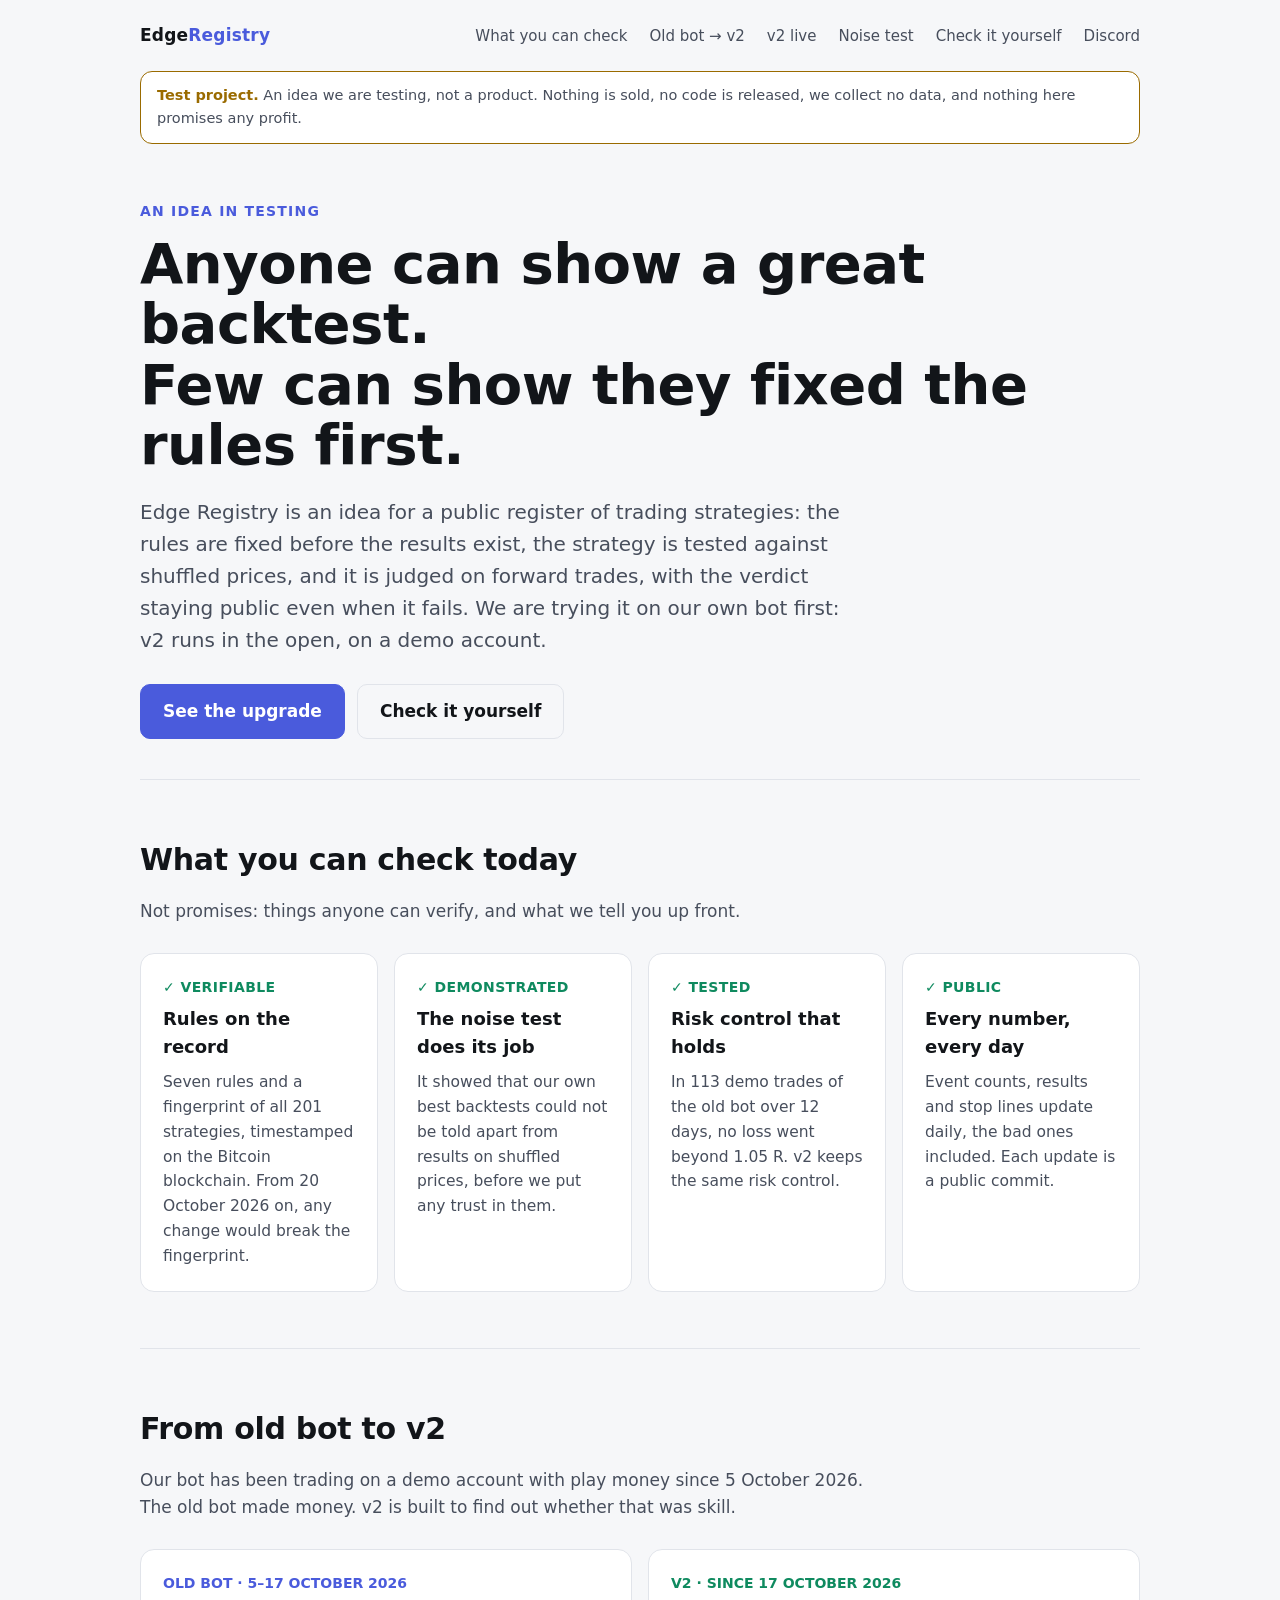
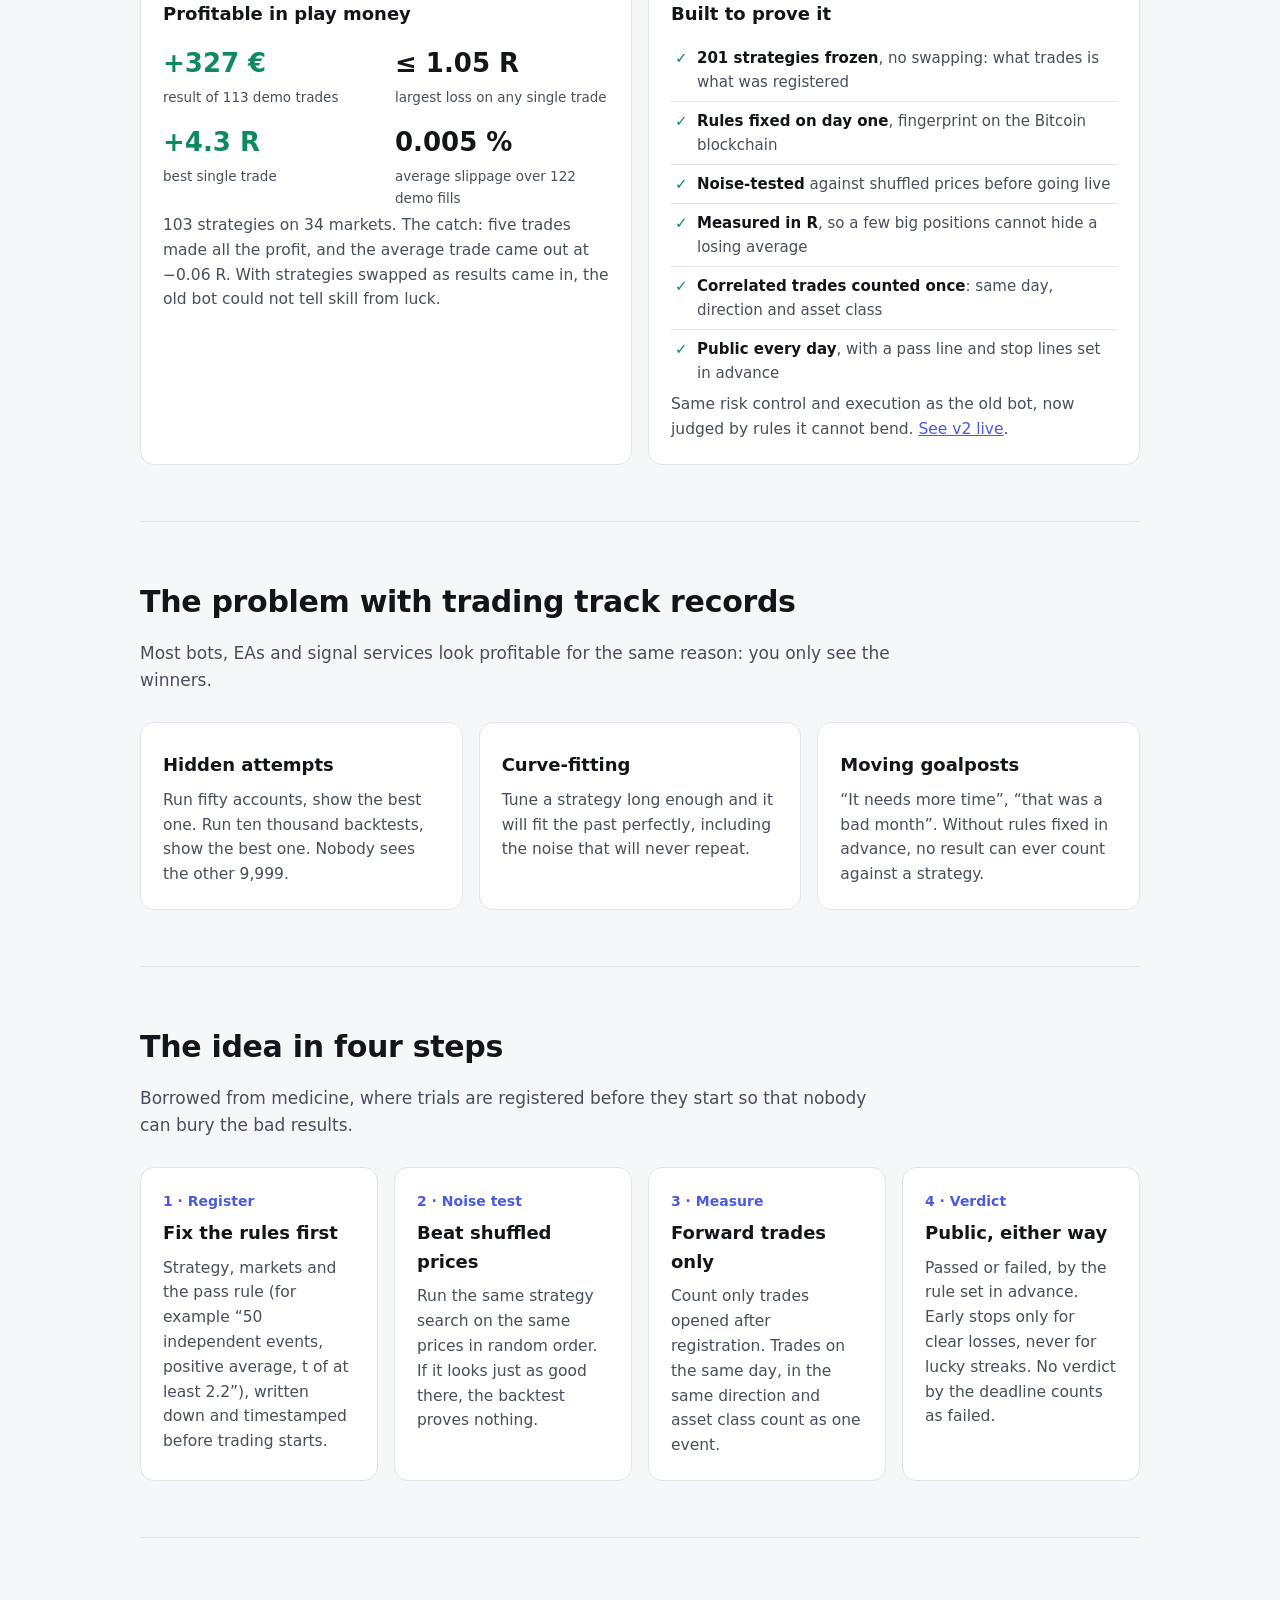
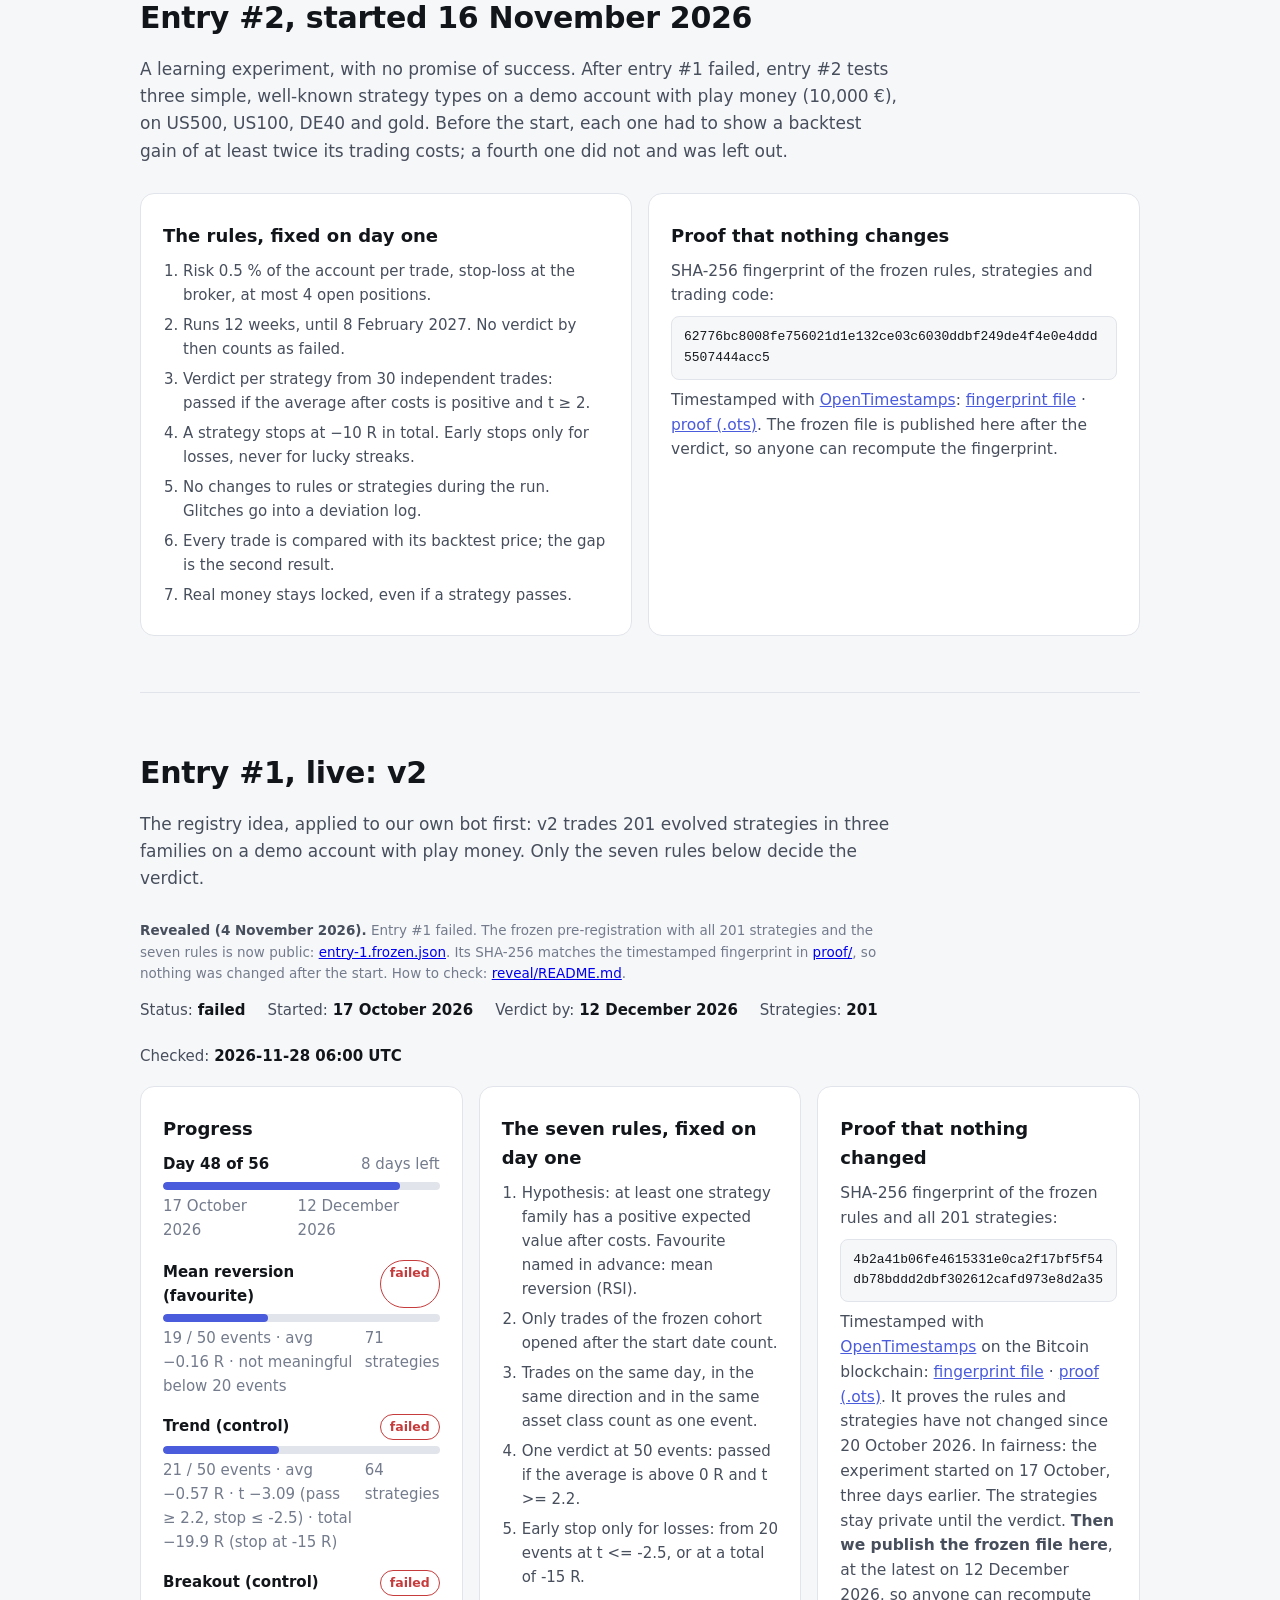
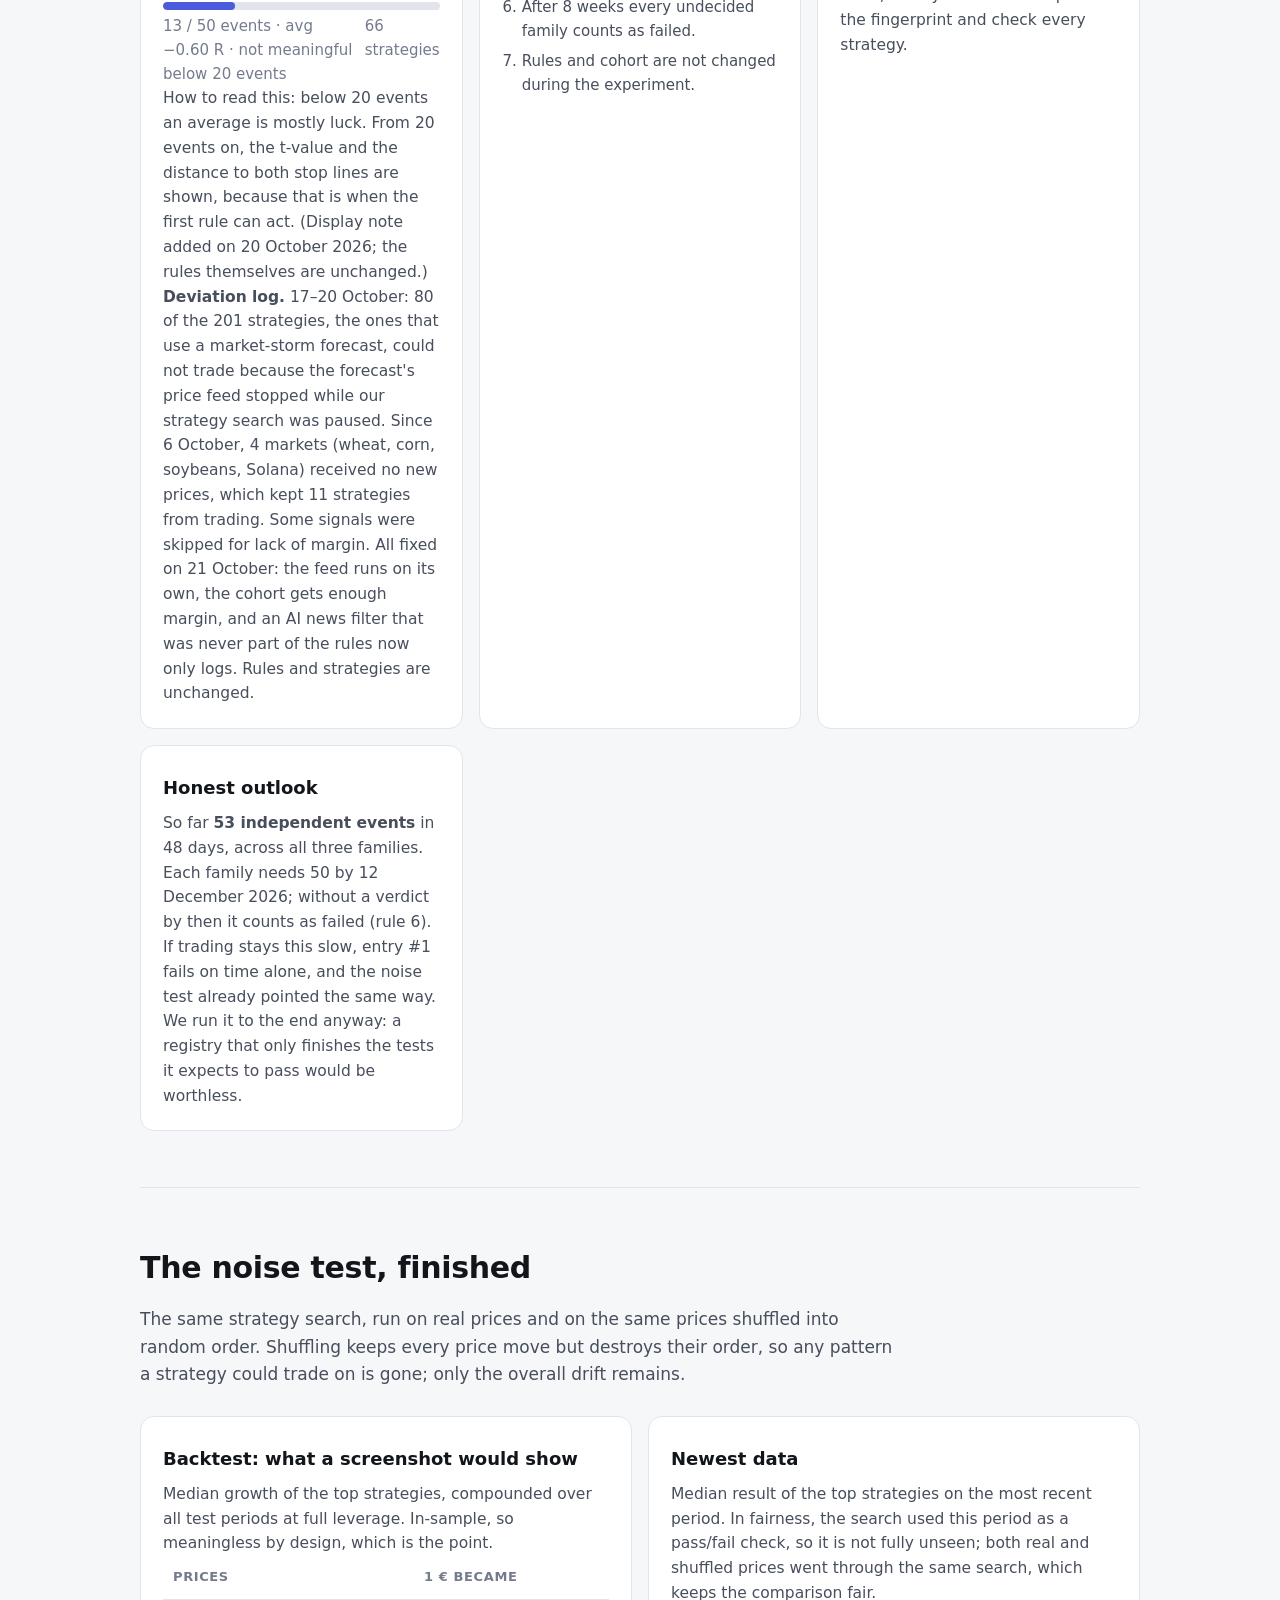
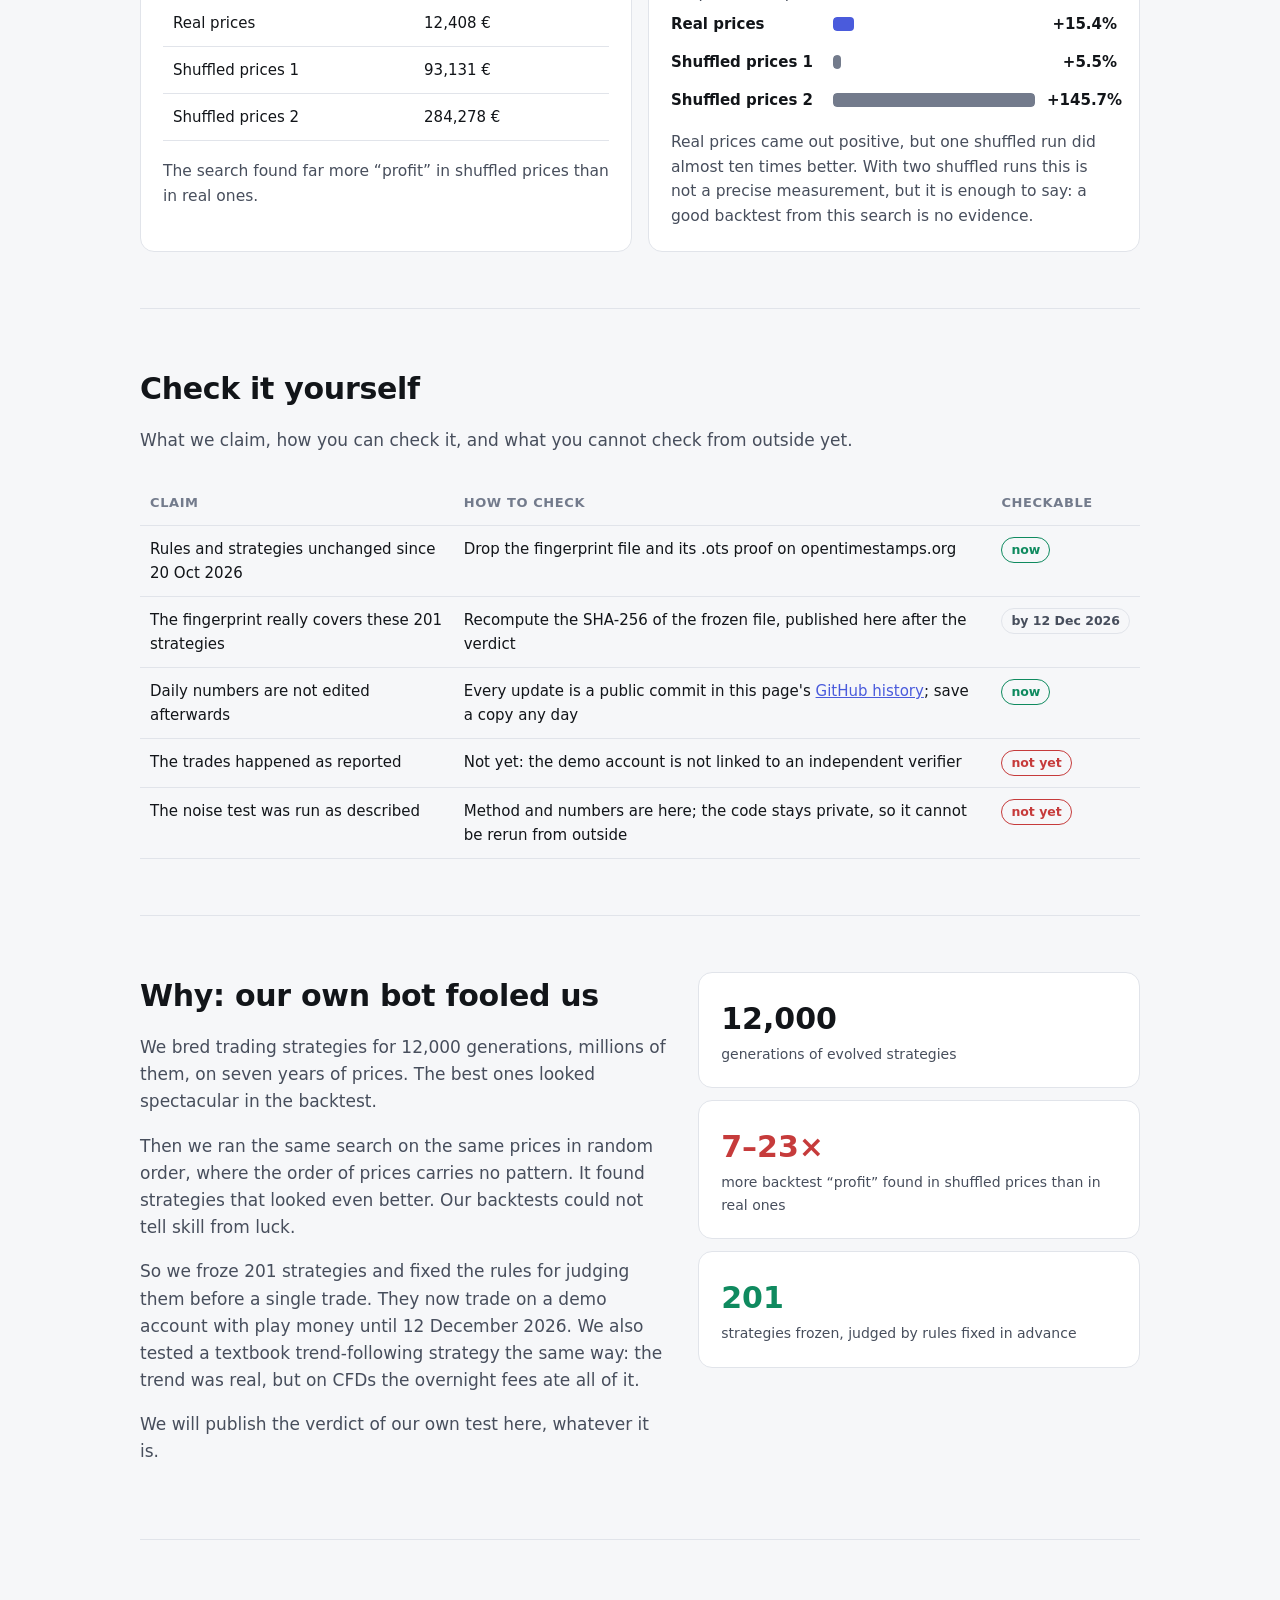
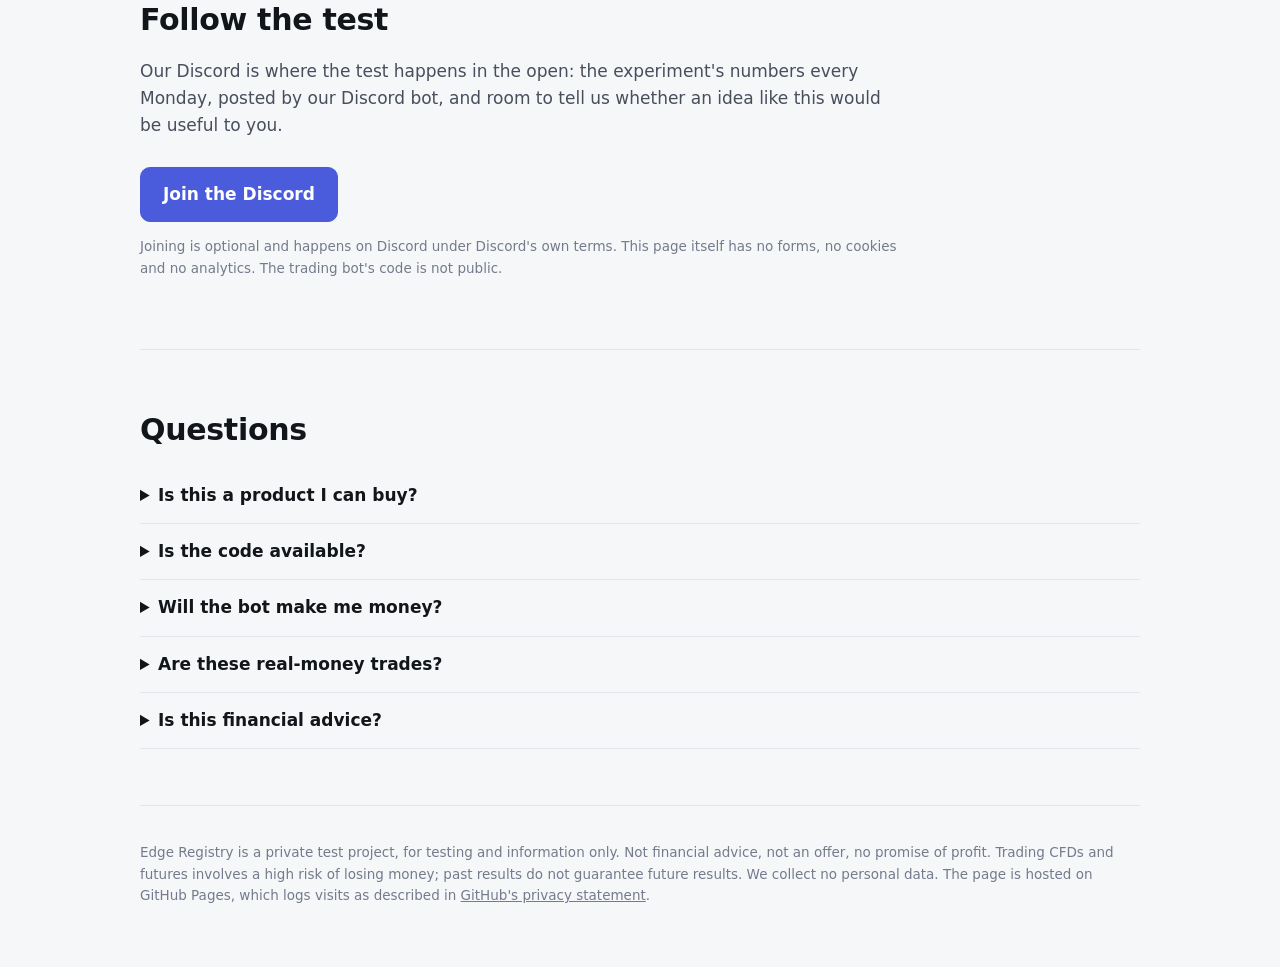
<file: index.html>
<!doctype html>
<html lang="en">
<head>
<meta charset="utf-8">
<meta name="viewport" content="width=device-width, initial-scale=1">
<title>Edge Registry – a test project</title>
<meta name="description" content="A test project: an idea for a public registry of trading strategies with rules fixed before the results. No product, no data collection, no profit promise.">
<style>
:root {
  --bg: #0d1016; --panel: #151a23; --line: #262d3b; --ink: #edf0f6; --ink-2: #b2b9c9; --muted: #7c8496;
  --accent: #7c8cff; --good: #2bbf8a; --bad: #ef6b6b; --gold: #e6b94a;
}
@media (prefers-color-scheme: light) {
  :root { --bg: #f6f7f9; --panel: #ffffff; --line: #e1e4ea; --ink: #121519; --ink-2: #474e5c; --muted: #737b8c;
          --accent: #4a5bdc; --good: #0f8a5f; --bad: #c63b3b; --gold: #9a6b00; }
}
* { box-sizing: border-box; }
body { margin: 0; background: var(--bg); color: var(--ink); font: 17px/1.6 "Segoe UI", system-ui, sans-serif; }
.wrap { max-width: 1040px; margin: 0 auto; padding: 0 20px; }
header { display: flex; justify-content: space-between; align-items: center; padding: 22px 0; }
.logo { font-weight: 700; letter-spacing: .2px; } .logo span { color: var(--accent); }
nav a { color: var(--ink-2); text-decoration: none; margin-left: 22px; font-size: 15px; }
.notice { background: var(--panel); border: 1px solid var(--gold); border-radius: 12px; padding: 12px 16px; font-size: 14.5px; color: var(--ink-2); }
.notice b { color: var(--gold); }
.hero { padding: 56px 0 40px; }
.eyebrow { color: var(--accent); font-weight: 600; font-size: 14px; letter-spacing: 1.2px; text-transform: uppercase; }
h1 { font-size: clamp(34px, 5.5vw, 56px); line-height: 1.08; margin: 12px 0 18px; letter-spacing: -.5px; }
.lead { font-size: 20px; color: var(--ink-2); max-width: 720px; }
.cta { display: flex; gap: 12px; flex-wrap: wrap; margin-top: 28px; }
.btn { display: inline-block; padding: 13px 22px; border-radius: 10px; font-weight: 600; text-decoration: none; border: 1px solid var(--line); color: var(--ink); }
.btn.primary { background: var(--accent); border-color: var(--accent); color: #fff; }
section { padding: 56px 0; border-top: 1px solid var(--line); }
h2 { font-size: 30px; margin: 0 0 14px; letter-spacing: -.3px; }
.sub { color: var(--ink-2); max-width: 760px; margin: 0 0 28px; }
.grid { display: grid; gap: 16px; grid-template-columns: repeat(auto-fit, minmax(230px, 1fr)); }
.card { background: var(--panel); border: 1px solid var(--line); border-radius: 14px; padding: 22px; }
.card h3 { margin: 6px 0 8px; font-size: 18px; } .card p { margin: 0; color: var(--ink-2); font-size: 15.5px; }
.step { color: var(--accent); font-weight: 700; font-size: 14px; }
.story { display: grid; gap: 28px; grid-template-columns: 1.2fr 1fr; align-items: start; }
@media (max-width: 760px) { .story { grid-template-columns: 1fr; } nav { display: none; } }
.stat { font-size: 30px; font-weight: 700; } .stat.bad { color: var(--bad); } .stat.good { color: var(--good); }
.stats { display: grid; gap: 12px; }
.stats .card p { font-size: 14px; }
.table-scroll { overflow-x: auto; }
table { width: 100%; border-collapse: collapse; font-size: 15px; min-width: 620px; }
th, td { text-align: left; padding: 11px 10px; border-bottom: 1px solid var(--line); vertical-align: top; }
th { color: var(--muted); font-weight: 600; font-size: 13px; text-transform: uppercase; letter-spacing: .6px; }
td.yes { color: var(--good); font-weight: 600; } td.no { color: var(--muted); }
.fine { color: var(--muted); font-size: 13.5px; margin-top: 14px; max-width: 760px; }
details { border-bottom: 1px solid var(--line); padding: 14px 0; } summary { cursor: pointer; font-weight: 600; }
details p { color: var(--ink-2); margin: 10px 0 0; }
footer { padding: 36px 0 60px; color: var(--muted); font-size: 13.5px; border-top: 1px solid var(--line); }
.tiles { display: grid; grid-template-columns: 1fr 1fr; gap: 14px 18px; margin: 14px 0 4px; }
.tiles .stat { font-size: 26px; } .tiles p { font-size: 13.5px; margin: 2px 0 0; }
ul.ups { margin: 10px 0 0; padding-left: 0; list-style: none; color: var(--ink-2); font-size: 15px; }
ul.ups li { padding: 7px 0 7px 26px; border-top: 1px solid var(--line); position: relative; }
ul.ups li:first-child { border-top: 0; }
ul.ups li::before { content: "✓"; position: absolute; left: 4px; color: var(--good); font-weight: 700; }
ul.ups b { color: var(--ink); }
.card .check { color: var(--good); font-weight: 700; font-size: 14px; letter-spacing: .4px; }
.live { display: grid; gap: 16px; grid-template-columns: repeat(auto-fit, minmax(280px, 1fr)); }
.meta { display: flex; gap: 22px; flex-wrap: wrap; color: var(--ink-2); font-size: 15px; margin-bottom: 18px; }
.meta b { color: var(--ink); }
.fam { margin-bottom: 16px; } .fam:last-child { margin-bottom: 0; }
.fam-head { display: flex; justify-content: space-between; gap: 10px; font-size: 15px; }
.fam-head span { color: var(--muted); }
.track { height: 8px; border-radius: 4px; background: var(--line); margin-top: 6px; overflow: hidden; }
.fill { height: 100%; border-radius: 4px; background: var(--accent); }
.pill { display: inline-block; white-space: nowrap; padding: 2px 9px; border-radius: 99px; font-size: 12.5px; font-weight: 600; border: 1px solid var(--line); color: var(--ink-2); }
.pill.passed { color: var(--good); border-color: var(--good); } .pill.failed { color: var(--bad); border-color: var(--bad); }
ol.rules { margin: 0; padding-left: 20px; color: var(--ink-2); font-size: 15px; } ol.rules li { margin-bottom: 6px; }
code.fp { display: block; word-break: break-all; font-size: 13px; background: var(--bg); border: 1px solid var(--line); border-radius: 8px; padding: 10px 12px; color: var(--ink); margin: 8px 0; }
.bars { display: grid; gap: 14px; margin-top: 6px; }
.bar-row { display: grid; grid-template-columns: 150px 1fr 70px; gap: 12px; align-items: center; font-size: 15px; }
.bar-row .track { height: 14px; margin: 0; background: transparent; }
#noise .fine { margin-top: 18px; }
.bar-row .fill.noise { background: var(--muted); }
.bar-row .val { text-align: right; font-weight: 600; font-variant-numeric: tabular-nums; }
@media (max-width: 520px) { .bar-row { grid-template-columns: 1fr 64px; } .bar-row .track { grid-column: 1 / -1; grid-row: 2; } }
</style>
</head>
<body>
<div class="wrap">
  <header>
    <div class="logo">Edge<span>Registry</span></div>
    <nav><a href="#proof">What you can check</a><a href="#upgrade">Old bot → v2</a><a href="#entry">v2 live</a><a href="#noise">Noise test</a><a href="#check">Check it yourself</a><a href="#follow">Discord</a></nav>
  </header>

  <div class="notice"><b>Test project.</b> An idea we are testing, not a product. Nothing is sold, no code is released,
    we collect no data, and nothing here promises any profit.</div>

  <div class="hero">
    <div class="eyebrow">An idea in testing</div>
    <h1>Anyone can show a great backtest.<br>Few can show they fixed the rules first.</h1>
    <p class="lead">Edge Registry is an idea for a public register of trading strategies: the rules are fixed before the
      results exist, the strategy is tested against shuffled prices, and it is judged on forward trades, with the verdict
      staying public even when it fails. We are trying it on our own bot first: v2 runs in the open, on a demo account.</p>
    <div class="cta"><a class="btn primary" href="#upgrade">See the upgrade</a><a class="btn" href="#check">Check it yourself</a></div>
  </div>

  <section id="proof">
    <h2>What you can check today</h2>
    <p class="sub">Not promises: things anyone can verify, and what we tell you up front.</p>
    <div class="grid">
      <div class="card"><div class="check">✓ VERIFIABLE</div><h3>Rules on the record</h3><p>Seven rules and a fingerprint of all 201 strategies, timestamped on the Bitcoin blockchain. From 20 October 2026 on, any change would break the fingerprint.</p></div>
      <div class="card"><div class="check">✓ DEMONSTRATED</div><h3>The noise test does its job</h3><p>It showed that our own best backtests could not be told apart from results on shuffled prices, before we put any trust in them.</p></div>
      <div class="card"><div class="check">✓ TESTED</div><h3>Risk control that holds</h3><p>In 113 demo trades of the old bot over 12 days, no loss went beyond 1.05 R. v2 keeps the same risk control.</p></div>
      <div class="card"><div class="check">✓ PUBLIC</div><h3>Every number, every day</h3><p>Event counts, results and stop lines update daily, the bad ones included. Each update is a public commit.</p></div>
    </div>
  </section>

  <section id="upgrade">
    <h2>From old bot to v2</h2>
    <p class="sub">Our bot has been trading on a demo account with play money since 5 October 2026. The old bot made money.
      v2 is built to find out whether that was skill.</p>
    <div class="live">
      <div class="card"><div class="step">OLD BOT · 5–17 OCTOBER 2026</div><h3>Profitable in play money</h3>
        <div class="tiles">
          <div><div class="stat good">+327 €</div><p>result of 113 demo trades</p></div>
          <div><div class="stat">≤ 1.05 R</div><p>largest loss on any single trade</p></div>
          <div><div class="stat good">+4.3 R</div><p>best single trade</p></div>
          <div><div class="stat">0.005 %</div><p>average slippage over 122 demo fills</p></div>
        </div>
        <p class="fine">103 strategies on 34 markets. The catch: five trades made all the profit, and the average trade
          came out at −0.06 R. With strategies swapped as results came in, the old bot could not tell skill from luck.</p></div>
      <div class="card"><div class="step" style="color:var(--good)">V2 · SINCE 17 OCTOBER 2026</div><h3>Built to prove it</h3>
        <ul class="ups">
          <li><b>201 strategies frozen</b>, no swapping: what trades is what was registered</li>
          <li><b>Rules fixed on day one</b>, fingerprint on the Bitcoin blockchain</li>
          <li><b>Noise-tested</b> against shuffled prices before going live</li>
          <li><b>Measured in R</b>, so a few big positions cannot hide a losing average</li>
          <li><b>Correlated trades counted once</b>: same day, direction and asset class</li>
          <li><b>Public every day</b>, with a pass line and stop lines set in advance</li>
        </ul>
        <p class="fine">Same risk control and execution as the old bot, now judged by rules it cannot bend.
          <a href="#entry" style="color:var(--accent)">See v2 live</a>.</p></div>
    </div>
  </section>

  <section id="problem">
    <h2>The problem with trading track records</h2>
    <p class="sub">Most bots, EAs and signal services look profitable for the same reason: you only see the winners.</p>
    <div class="grid">
      <div class="card"><h3>Hidden attempts</h3><p>Run fifty accounts, show the best one. Run ten thousand backtests, show the best one. Nobody sees the other 9,999.</p></div>
      <div class="card"><h3>Curve-fitting</h3><p>Tune a strategy long enough and it will fit the past perfectly, including the noise that will never repeat.</p></div>
      <div class="card"><h3>Moving goalposts</h3><p>“It needs more time”, “that was a bad month”. Without rules fixed in advance, no result can ever count against a strategy.</p></div>
    </div>
  </section>

  <section id="how">
    <h2>The idea in four steps</h2>
    <p class="sub">Borrowed from medicine, where trials are registered before they start so that nobody can bury the bad results.</p>
    <div class="grid">
      <div class="card"><div class="step">1 · Register</div><h3>Fix the rules first</h3><p>Strategy, markets and the pass rule (for example “50 independent events, positive average, t of at least 2.2”), written down and timestamped before trading starts.</p></div>
      <div class="card"><div class="step">2 · Noise test</div><h3>Beat shuffled prices</h3><p>Run the same strategy search on the same prices in random order. If it looks just as good there, the backtest proves nothing.</p></div>
      <div class="card"><div class="step">3 · Measure</div><h3>Forward trades only</h3><p>Count only trades opened after registration. Trades on the same day, in the same direction and asset class count as one event.</p></div>
      <div class="card"><div class="step">4 · Verdict</div><h3>Public, either way</h3><p>Passed or failed, by the rule set in advance. Early stops only for clear losses, never for lucky streaks. No verdict by the deadline counts as failed.</p></div>
    </div>
  </section>

  <section id="entry2">
    <h2>Entry #2, started 16 November 2026</h2>
    <p class="sub">A learning experiment, with no promise of success. After entry #1 failed, entry #2 tests three simple,
      well-known strategy types on a demo account with play money (10,000 €), on US500, US100, DE40 and gold. Before the
      start, each one had to show a backtest gain of at least twice its trading costs; a fourth one did not and was left out.</p>
    <div class="live">
      <div class="card"><h3>The rules, fixed on day one</h3><ol class="rules">
        <li>Risk 0.5 % of the account per trade, stop-loss at the broker, at most 4 open positions.</li>
        <li>Runs 12 weeks, until 8 February 2027. No verdict by then counts as failed.</li>
        <li>Verdict per strategy from 30 independent trades: passed if the average after costs is positive and t ≥ 2.</li>
        <li>A strategy stops at −10 R in total. Early stops only for losses, never for lucky streaks.</li>
        <li>No changes to rules or strategies during the run. Glitches go into a deviation log.</li>
        <li>Every trade is compared with its backtest price; the gap is the second result.</li>
        <li>Real money stays locked, even if a strategy passes.</li></ol></div>
      <div class="card"><h3>Proof that nothing changes</h3>
        <p>SHA-256 fingerprint of the frozen rules, strategies and trading code:</p>
        <code class="fp">62776bc8008fe756021d1e132ce03c6030ddbf249de4f4e0e4ddd5507444acc5</code>
        <p>Timestamped with <a href="https://opentimestamps.org" rel="noopener" style="color:var(--accent)">OpenTimestamps</a>:
          <a href="proof/entry-2-fingerprint.txt" style="color:var(--accent)">fingerprint file</a> ·
          <a href="proof/entry-2-fingerprint.txt.ots" style="color:var(--accent)">proof (.ots)</a>.
          The frozen file is published here after the verdict, so anyone can recompute the fingerprint.</p></div>
    </div>
  </section>

  <section id="entry">
    <h2>Entry #1, live: v2</h2>
    <p class="sub">The registry idea, applied to our own bot first: v2 trades 201 evolved strategies in three families on a
      demo account with play money. Only the seven rules below decide the verdict.</p>
    <p class="fine"><b style="color:var(--ink-2)">Revealed (4 November 2026).</b> Entry #1 failed. The frozen pre-registration
      with all 201 strategies and the seven rules is now public: <a href="reveal/entry-1.frozen.json">entry-1.frozen.json</a>.
      Its SHA-256 matches the timestamped fingerprint in <a href="proof/entry-1-fingerprint.txt">proof/</a>, so nothing
      was changed after the start. How to check: <a href="reveal/README.md">reveal/README.md</a>.</p>
    <div class="meta" id="entry-meta">Loading the live status…</div>
    <div class="live">
      <div class="card"><h3>Progress</h3><div id="timeline"><p>Loading…</p></div><div id="families"></div>
        <p class="fine">How to read this: below 20 events an average is mostly luck. From 20 events on, the t-value and the
          distance to both stop lines are shown, because that is when the first rule can act. (Display note added on
          20 October 2026; the rules themselves are unchanged.)</p>
        <p class="fine"><b style="color:var(--ink-2)">Deviation log.</b> 17–20 October: 80 of the 201 strategies, the ones
          that use a market-storm forecast, could not trade because the forecast's price feed stopped while our strategy
          search was paused. Since 6 October, 4 markets (wheat, corn, soybeans, Solana) received no new prices, which kept
          11 strategies from trading. Some signals were skipped for lack of margin. All fixed on 21 October: the feed runs
          on its own, the cohort gets enough margin, and an AI news filter that was never part of the rules now only logs.
          Rules and strategies are unchanged.</p></div>
      <div class="card"><h3>The seven rules, fixed on day one</h3><ol class="rules" id="rules"><li>Loading…</li></ol></div>
      <div class="card"><h3>Proof that nothing changed</h3>
        <p>SHA-256 fingerprint of the frozen rules and all 201 strategies:</p>
        <code class="fp" id="fp">…</code>
        <p>Timestamped with <a href="https://opentimestamps.org" rel="noopener" style="color:var(--accent)">OpenTimestamps</a>
          on the Bitcoin blockchain: <a href="proof/entry-1-fingerprint.txt" style="color:var(--accent)">fingerprint file</a> ·
          <a href="proof/entry-1-fingerprint.txt.ots" style="color:var(--accent)">proof (.ots)</a>.
          It proves the rules and strategies have not changed since 20 October 2026. In fairness: the experiment started on
          17 October, three days earlier. The strategies stay private until the verdict. <b>Then we publish the frozen file here</b>,
          at the latest on 12 December 2026, so anyone can recompute the fingerprint and check every strategy.</p></div>
      <div class="card"><h3>Honest outlook</h3><div id="outlook"><p>Loading…</p></div></div>
    </div>
  </section>

  <section id="noise">
    <h2>The noise test, finished</h2>
    <p class="sub" id="noise-sub">The same strategy search, run on real prices and on the same prices shuffled into
      random order. Shuffling keeps every price move but destroys their order, so any pattern a strategy could trade
      on is gone; only the overall drift remains.</p>
    <div class="live">
      <div class="card"><h3>Backtest: what a screenshot would show</h3>
        <p class="fine" style="margin-top:0">Median growth of the top strategies, compounded over all test periods at full
          leverage. In-sample, so meaningless by design, which is the point.</p>
        <div class="table-scroll"><table id="backtest" style="min-width:0"><tr><td>Loading…</td></tr></table></div>
        <p class="fine">The search found far more “profit” in shuffled prices than in real ones.</p></div>
      <div class="card"><h3>Newest data</h3>
        <p class="fine" style="margin-top:0">Median result of the top strategies on the most recent period. In fairness,
          the search used this period as a pass/fail check, so it is not fully unseen; both real and shuffled prices went
          through the same search, which keeps the comparison fair.</p>
        <div class="bars" id="bars"><p>Loading…</p></div>
        <p class="fine">Real prices came out positive, but one shuffled run did almost ten times better. With two shuffled
          runs this is not a precise measurement, but it is enough to say: a good backtest from this search is no evidence.</p></div>
    </div>
  </section>

  <section id="check">
    <h2>Check it yourself</h2>
    <p class="sub">What we claim, how you can check it, and what you cannot check from outside yet.</p>
    <div class="table-scroll">
    <table>
      <tr><th>Claim</th><th>How to check</th><th>Checkable</th></tr>
      <tr><td>Rules and strategies unchanged since 20 Oct 2026</td><td>Drop the fingerprint file and its .ots proof on opentimestamps.org</td><td><span class="pill passed">now</span></td></tr>
      <tr><td>The fingerprint really covers these 201 strategies</td><td>Recompute the SHA-256 of the frozen file, published here after the verdict</td><td><span class="pill">by 12 Dec 2026</span></td></tr>
      <tr><td>Daily numbers are not edited afterwards</td><td>Every update is a public commit in this page's <a href="https://github.com/Konsti700/edge-registry/commits" rel="noopener" style="color:var(--accent)">GitHub history</a>; save a copy any day</td><td><span class="pill passed">now</span></td></tr>
      <tr><td>The trades happened as reported</td><td>Not yet: the demo account is not linked to an independent verifier</td><td><span class="pill failed">not yet</span></td></tr>
      <tr><td>The noise test was run as described</td><td>Method and numbers are here; the code stays private, so it cannot be rerun from outside</td><td><span class="pill failed">not yet</span></td></tr>
    </table>
    </div>
  </section>

  <section id="story">
    <div class="story">
      <div>
        <h2>Why: our own bot fooled us</h2>
        <p class="sub" style="margin-bottom:14px">We bred trading strategies for 12,000 generations, millions of them,
          on seven years of prices. The best ones looked spectacular in the backtest.</p>
        <p style="color:var(--ink-2)">Then we ran the same search on the same prices in random order, where the order of
          prices carries no pattern. It found strategies that looked even better. Our backtests could not tell skill from luck.</p>
        <p style="color:var(--ink-2)">So we froze 201 strategies and fixed the rules for judging them before a single
          trade. They now trade on a demo account with play money until 12 December 2026. We also tested a textbook
          trend-following strategy the same way: the trend was real, but on CFDs the overnight fees ate all of it.</p>
        <p style="color:var(--ink-2)">We will publish the verdict of our own test here, whatever it is.</p>
      </div>
      <div class="stats">
        <div class="card"><div class="stat">12,000</div><p>generations of evolved strategies</p></div>
        <div class="card"><div class="stat bad">7–23×</div><p>more backtest “profit” found in shuffled prices than in real ones</p></div>
        <div class="card"><div class="stat good">201</div><p>strategies frozen, judged by rules fixed in advance</p></div>
      </div>
    </div>
  </section>

  <section id="follow">
    <h2>Follow the test</h2>
    <p class="sub">Our Discord is where the test happens in the open: the experiment's numbers every Monday, posted by our
      Discord bot, and room to tell us whether an idea like this would be useful to you.</p>
    <div class="cta" style="margin-top:0"><a class="btn primary" href="https://discord.gg/5SP2NxRrAW" rel="noopener">Join the Discord</a></div>
    <p class="fine">Joining is optional and happens on Discord under Discord's own terms. This page itself has no forms,
      no cookies and no analytics. The trading bot's code is not public.</p>
  </section>

  <section id="faq">
    <h2>Questions</h2>
    <details><summary>Is this a product I can buy?</summary><p>No. It is a test project. Nothing is sold or offered here.</p></details>
    <details><summary>Is the code available?</summary><p>No. The bot and the testing tools stay private. We share the method and the results, not the code.</p></details>
    <details><summary>Will the bot make me money?</summary><p>Nothing here promises any profit. Our own backtests could not be told apart from luck, which is the reason this project exists. Even a passed test would only be evidence of better-than-chance results under rules fixed in advance, not a guarantee.</p></details>
    <details><summary>Are these real-money trades?</summary><p>No. Entry #1 trades on a demo account with play money.</p></details>
    <details><summary>Is this financial advice?</summary><p>No. We do not recommend any strategy, broker or trade.</p></details>
  </section>

  <script>
  // Live status of entry #1, written daily by the server (aggregate numbers only)
  const el = (id) => document.getElementById(id);
  const esc = (s) => String(s).replace(/[&<>"]/g, (c) => ({ "&": "&amp;", "<": "&lt;", ">": "&gt;", '"': "&quot;" }[c]));
  const longDate = (iso) => new Date(iso + "T12:00:00Z").toLocaleDateString("en-GB", { day: "numeric", month: "long", year: "numeric" });
  const signed = (x, digits) => `${x >= 0 ? "+" : "−"}${Math.abs(x).toFixed(digits)}`;
  fetch("data/entry-1.json", { cache: "no-cache" }).then((r) => r.json()).then((d) => {
    const left = Math.max(0, Math.ceil((new Date(d.deadline + "T12:00:00Z") - Date.now()) / 86400000));
    const total = Math.round((new Date(d.deadline + "T12:00:00Z") - new Date(d.started + "T12:00:00Z")) / 86400000);
    const done = Math.min(total, total - left);
    el("entry-meta").innerHTML = `<span>Status: <b>${esc(d.status)}</b></span><span>Started: <b>${longDate(d.started)}</b></span>` +
      `<span>Verdict by: <b>${longDate(d.deadline)}</b></span><span>Strategies: <b>${d.strategies}</b></span>` +
      `<span>Checked: <b>${esc(d.updated)}</b></span>`;
    el("timeline").innerHTML = `<div class="fam-head"><b>Day ${done} of ${total}</b><span>${left} days left</span></div>` +
      `<div class="track" title="Day ${done} of ${total}"><div class="fill" style="width:${(done / total) * 100}%"></div></div>` +
      `<div class="fam-head" style="margin:4px 0 18px"><span>${longDate(d.started)}</span><span>${longDate(d.deadline)}</span></div>`;
    el("families").innerHTML = d.families.map((f) => {
      const pct = Math.min(100, (f.events / d.min_events) * 100);
      let detail = "no events yet";
      if (f.events && f.events < d.stop_events) detail = `avg ${signed(f.avg_r, 2)} R · not meaningful below ${d.stop_events} events`;
      if (f.events >= d.stop_events) detail = `avg ${signed(f.avg_r, 2)} R · t ${signed(f.t, 2)} (pass ≥ ${d.pass_t}, stop ≤ ${d.stop_t}) · ` +
        `total ${signed(f.total_r, 1)} R (stop at ${d.stop_total_r} R)`;
      return `<div class="fam"><div class="fam-head"><b>${esc(f.name)}</b><span class="pill ${esc(f.status)}">${esc(f.status)}</span></div>` +
        `<div class="track" title="${f.events} of ${d.min_events} events"><div class="fill" style="width:${pct}%"></div></div>` +
        `<div class="fam-head" style="margin-top:4px"><span>${f.events} / ${d.min_events} events · ${detail}</span><span>${f.strategies} strategies</span></div></div>`;
    }).join("");
    el("rules").innerHTML = d.rules.map((r) => `<li>${esc(r)}</li>`).join("");
    el("fp").textContent = d.fingerprint;
    const events = d.families.reduce((s, f) => s + f.events, 0);
    el("outlook").innerHTML = `<p>So far <b>${events} independent event${events === 1 ? "" : "s"}</b> in ${done} days, ` +
      `across all three families. Each family needs ${d.min_events} by ${longDate(d.deadline)}; without a verdict by then it counts as failed (rule 6).</p>` +
      `<p>If trading stays this slow, entry #1 fails on time alone, and the noise test already pointed the same way. ` +
      `We run it to the end anyway: a registry that only finishes the tests it expects to pass would be worthless.</p>`;
    const n = d.noise_test;
    if (n) {
      el("backtest").innerHTML = `<tr><th>Prices</th><th>1 € became</th></tr>` + n.arms.map((a) =>
        `<tr><td>${esc(a.name)}</td><td style="font-variant-numeric:tabular-nums">${a.backtest_growth.toLocaleString("en")} €</td></tr>`).join("");
      const max = Math.max(...n.arms.map((a) => Math.abs(a.holdout_median_pct)));
      el("bars").innerHTML = n.arms.map((a, i) =>
        `<div class="bar-row" title="${esc(a.name)}: ${a.holdout_median_pct}% median, ${a.holdout_positive_pct}% of top strategies positive">` +
        `<b>${esc(a.name)}</b><div class="track"><div class="fill ${i ? "noise" : ""}" style="width:${Math.max(1, Math.abs(a.holdout_median_pct) / max * 100)}%"></div></div>` +
        `<span class="val">${signed(a.holdout_median_pct, 1)}%</span></div>`).join("");
    }
  }).catch(() => { el("entry-meta").textContent = "The live status could not be loaded right now."; });
  </script>

  <footer>
    Edge Registry is a private test project, for testing and information only. Not financial advice, not an offer,
    no promise of profit. Trading CFDs and futures involves a high risk of losing money; past results do not guarantee
    future results. We collect no personal data. The page is hosted on GitHub Pages, which logs visits as described in
    <a href="https://docs.github.com/en/site-policy/privacy-policies/github-general-privacy-statement" rel="noopener" style="color:inherit">GitHub's privacy statement</a>.
  </footer>
</div>
</body>
</html>
</file>
